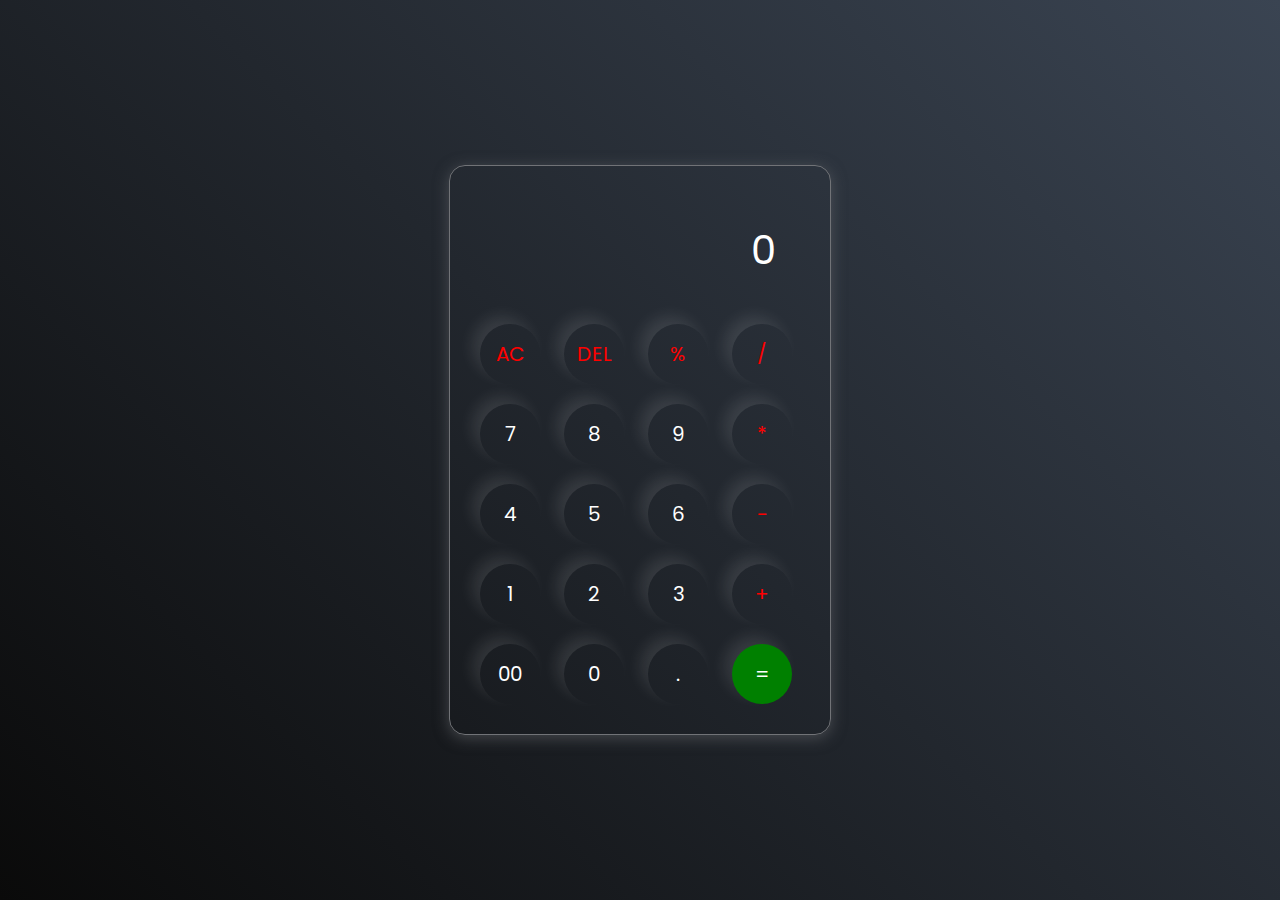
<file: codsoft 3/index.html>
<!DOCTYPE html>
<html lang="en">
  <head>
    <meta charset="UTF-8" />
    <meta http-equiv="X-UA-Compatible" content="IE=edge" />
    <meta name="viewport" content="width=device-width, initial-scale=1.0" />
    <link rel="stylesheet" href="style.css" />
    <title>TASK - 3 Calculator </title>
  </head>
  <body>
    <div class="container">
      <div class="calculator">
        <input type="text" id="inputBox" placeholder="0" />
        <div>
          <button class="button operator">AC</button>
          <button class="button operator">DEL</button>
          <button class="button operator">%</button>
          <button class="button operator">/</button>
        </div>
        <div>
          <button class="button">7</button>
          <button class="button">8</button>
          <button class="button">9</button>
          <button class="button operator">*</button>
        </div>
        <div>
          <button class="button">4</button>
          <button class="button">5</button>
          <button class="button">6</button>
          <button class="button operator">-</button>
        </div>
        <div>
          <button class="button">1</button>
          <button class="button">2</button>
          <button class="button">3</button>
          <button class="button operator">+</button>
        </div>

        <div>
          <button class="button">00</button>
          <button class="button">0</button>
          <button class="button">.</button>
          <button class="button equalBtn">=</button>
        </div>
      </div>
    </div>

    <script src="script.js"></script>
  </body>
</html>
</file>
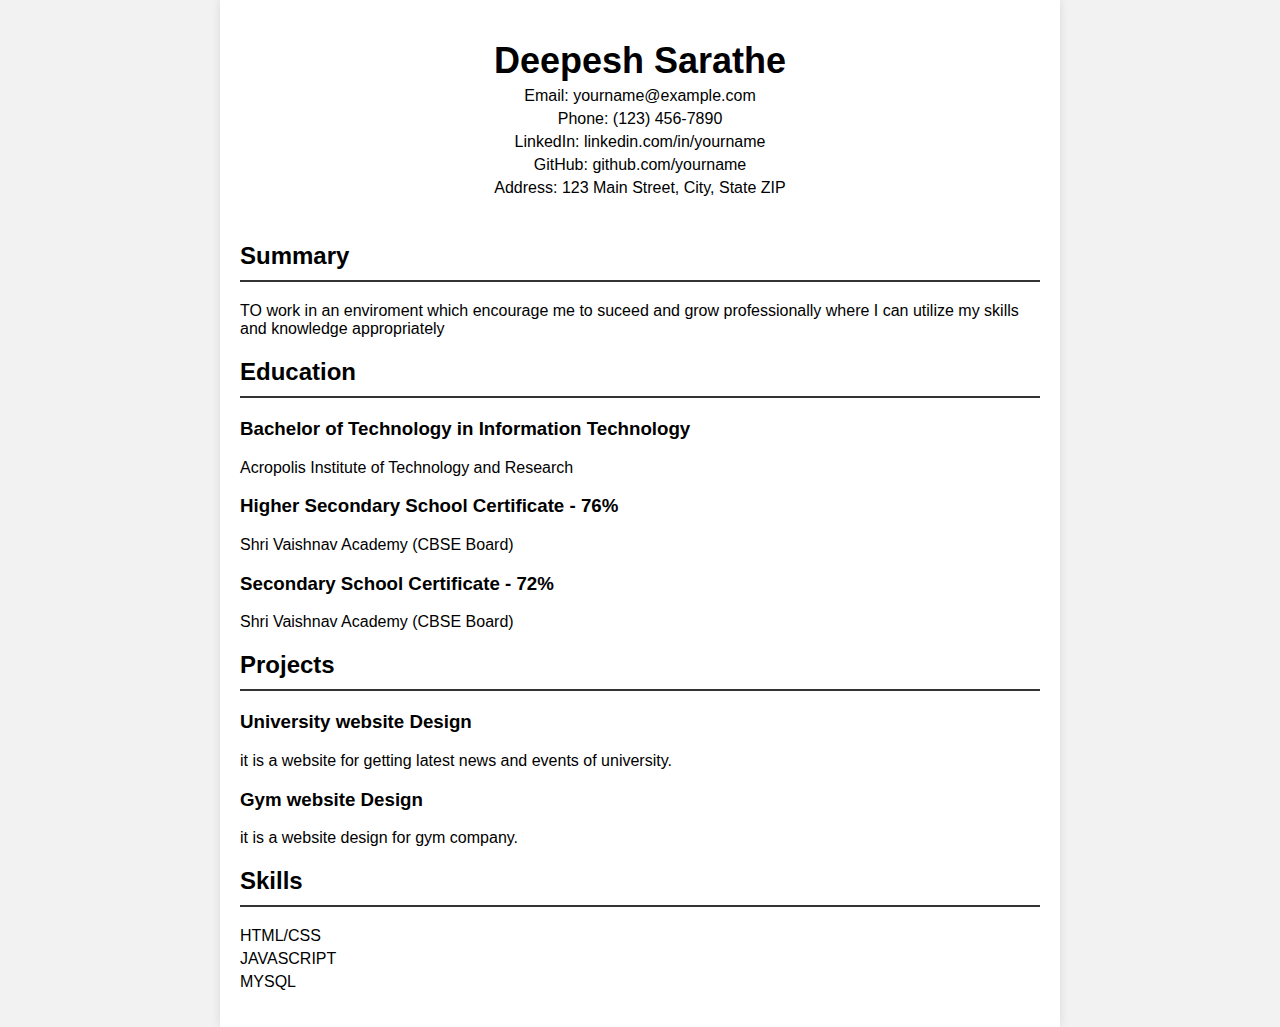
<file: codsoft/index2.html>
<!DOCTYPE html>
<html lang="en">

<head>
    <meta charset="UTF-8">
    <meta name="viewport" content="width=device-width, initial-scale=1.0">
    <title> Resume</title>
    <link rel="stylesheet" href="style2.css">
</head>

<body>
    <div class="container">
        <div class="header">
            <div class="name">Deepesh Sarathe</div>
            <div class="contact-info">
                <p>Email: yourname@example.com</p>
                <p>Phone: (123) 456-7890</p>
                <p>LinkedIn: linkedin.com/in/yourname</p>
                <p>GitHub: github.com/yourname</p>
                <p>Address: 123 Main Street, City, State ZIP</p>
            </div>
        </div>

        <div class="section">
            <h2>Summary</h2>
            <p>TO work in an enviroment which encourage me to suceed and grow professionally where I can utilize my
                skills and knowledge appropriately</p>
        </div>

        <div class="section">
            <h2>Education</h2>
            <div class="item">
                <h3>Bachelor of Technology in Information Technology</h3>
                <p>Acropolis Institute of Technology and Research </p>
                <h3>Higher Secondary School Certificate - 76%</h3>
                <p>Shri Vaishnav Academy (CBSE Board)</p>
                <h3>Secondary School Certificate - 72%</h3>
                <p>Shri Vaishnav Academy (CBSE Board)</p>

            </div>
            <!-- Add more education items as needed -->
        </div>

        <div class="section">
            <h2>Projects</h2>
            <div class="item">
                <h3>University website Design</h3>
                <p>it is a website for getting latest news and events of university.</p>
                <h3>Gym website Design</h3>
                <p>it is a website design for gym company.</p>
            </div>
            <!-- Add more experience items as needed -->
        </div>



        <div class="section">
            <h2>Skills</h2>
            <div class="skills">
                <ul>
                    <li>HTML/CSS</li>
                    <li>JAVASCRIPT</li>
                    <li>MYSQL</li>
                    <!-- Add more skills as needed -->
                </ul>
            </div>
        </div>
    </div>
</body>

</html>
</file>
<file: codsoft 3/style.css>
@import url('https://fonts.googleapis.com/css2?family=Poppins:wght@500&display=swap');

*{
    margin: 0;
    padding: 0;
    box-sizing: border-box;
    font-family: 'Poppins', sans-serif;
}

body{
    width: 100%;
    height: 100vh;
    display: flex;
    justify-content: center;
    align-items: center;
    background: linear-gradient(45deg, #0a0a0a, #3a4452);
}

.calculator{
    border: 1px solid #717377;
    padding: 20px;
    border-radius: 16px;
    background: transparent;
    box-shadow: 0px 3px 15px rgba(113, 115, 119, 0.5);

}

input{
    width: 320px;
    border: none;
    padding: 24px;
    margin: 10px;
    background: transparent;
    box-shadow: 0px 3px 15px rgbs(84, 84, 84, 0.1);
    font-size: 40px;
    text-align: right;
    cursor: pointer;
    color: #ffffff;
}

input::placeholder{
    color: #ffffff;
}

button{
    border: none;
    width: 60px;
    height: 60px;
    margin: 10px;
    border-radius: 50%;
    background: transparent;
    color: #ffffff;
    font-size: 20px;
    box-shadow: -8px -8px 15px rgba(255, 255, 255, 0.1);
    cursor: pointer;
}

.equalBtn{
    background-color: #008000;
}

.operator{
    color: #ff0000;
}
</file>
<file: codsoft/style2.css>
body {
    font-family: Arial, sans-serif;
    background-color: #f2f2f2;
    margin: 0;
    padding: 0;
}

.container {
    max-width: 800px;
    margin: 0 auto;
    padding: 20px;
    background-color: #fff;
    box-shadow: 0px 0px 10px rgba(0, 0, 0, 0.1);
}

.header {
    text-align: center;
    padding: 20px 0;
}

.name {
    font-size: 36px;
    font-weight: bold;
}

.contact-info {
    text-align: center;
}

.contact-info p {
    margin: 5px 0;
}

.section {
    margin-top: 20px;
}

.section h2 {
    font-size: 24px;
    border-bottom: 2px solid #333;
    padding-bottom: 10px;
}

.section .item {
    margin-bottom: 10px;
}

.section .item .title {
    font-weight: bold;
}

.section .item .date {
    font-style: italic;
}

.skills {
    margin-top: 20px;
}

.skills ul {
    list-style-type: none;
    padding: 0;
}

.skills li {
    margin-bottom: 5px;
}
</file>
